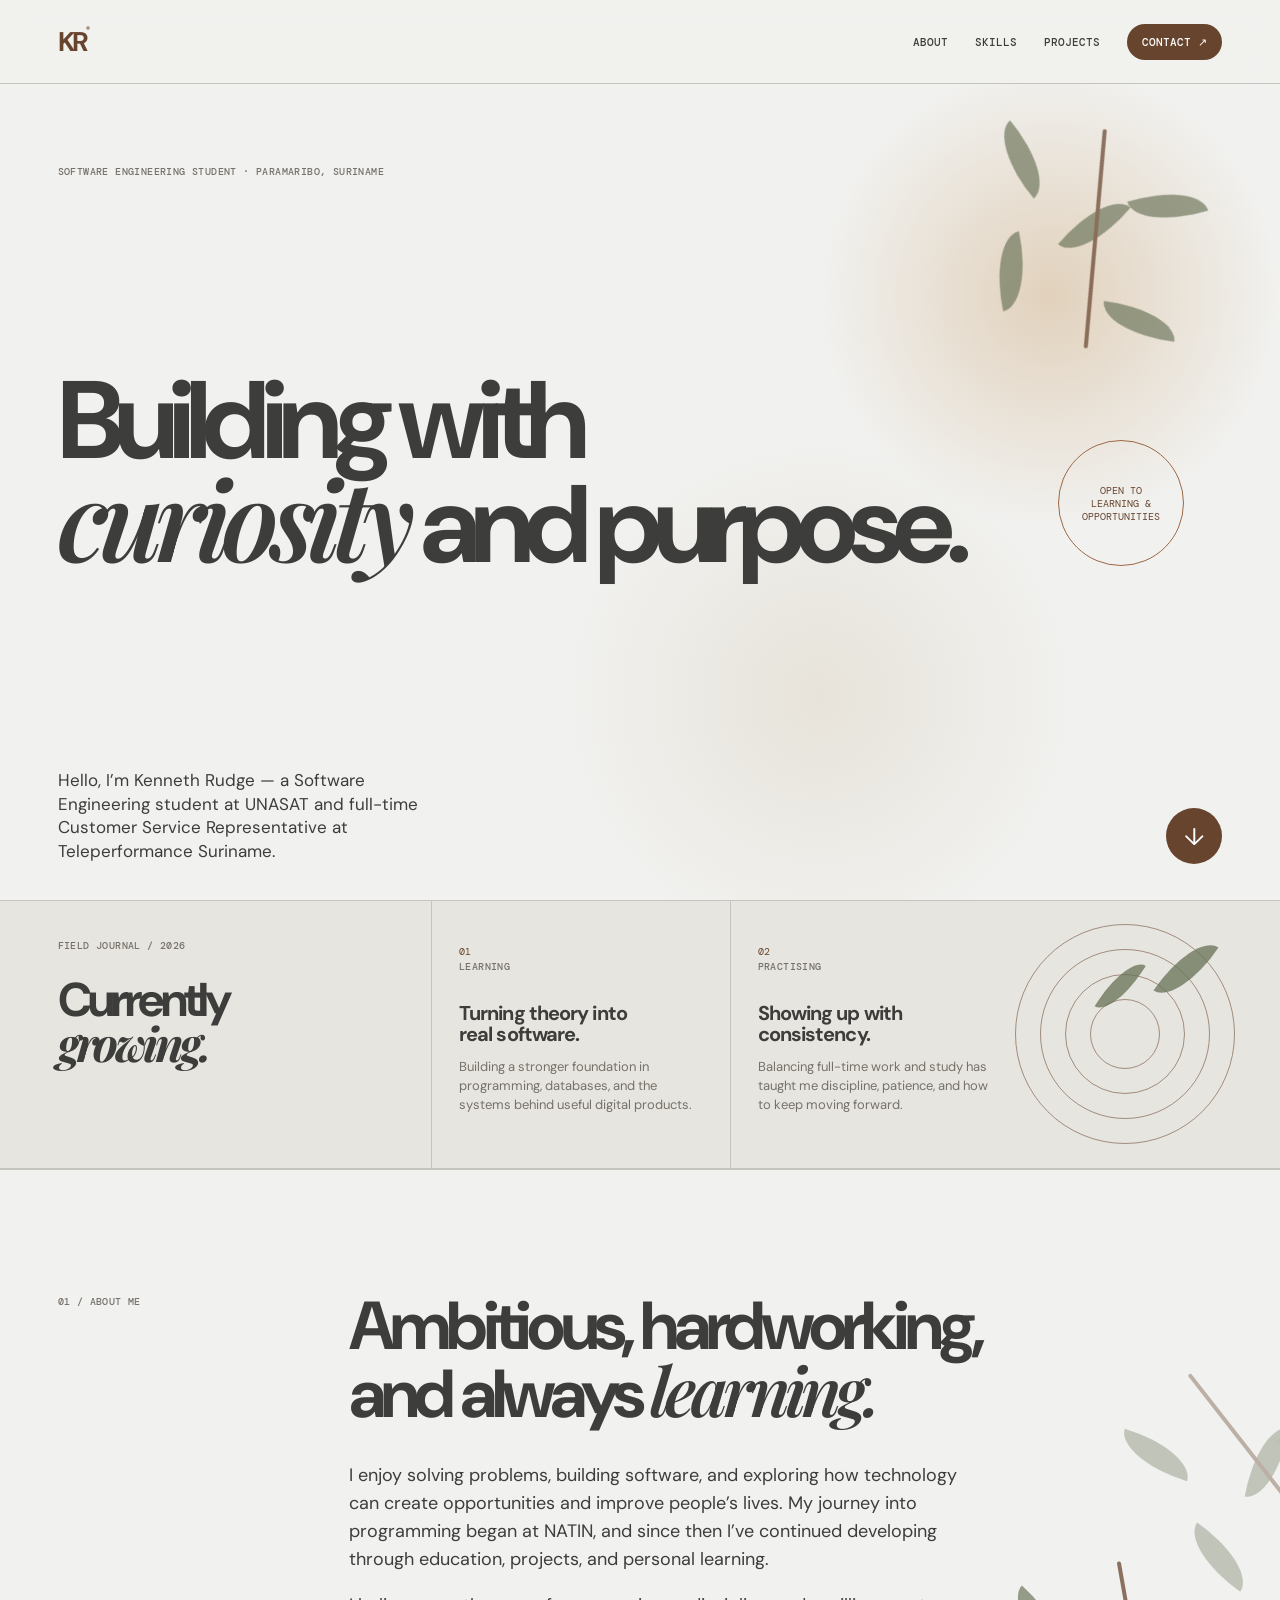
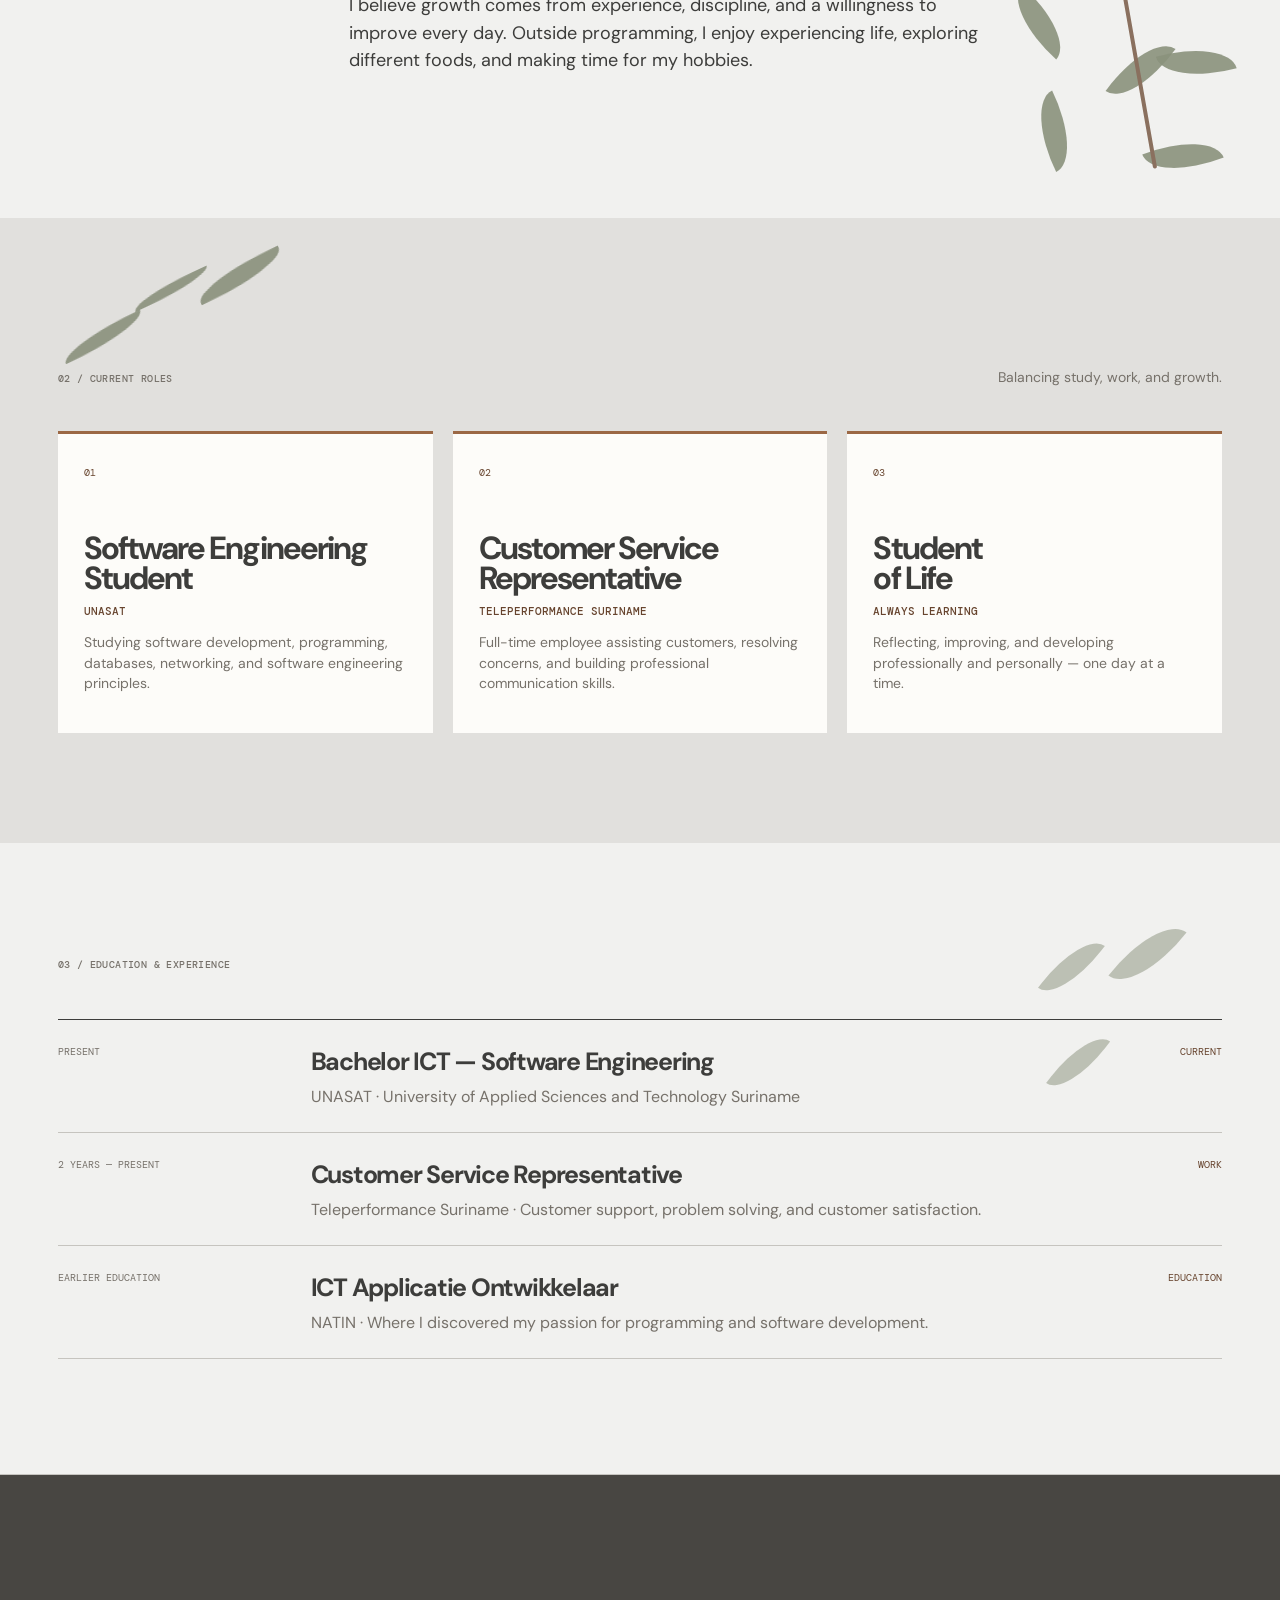
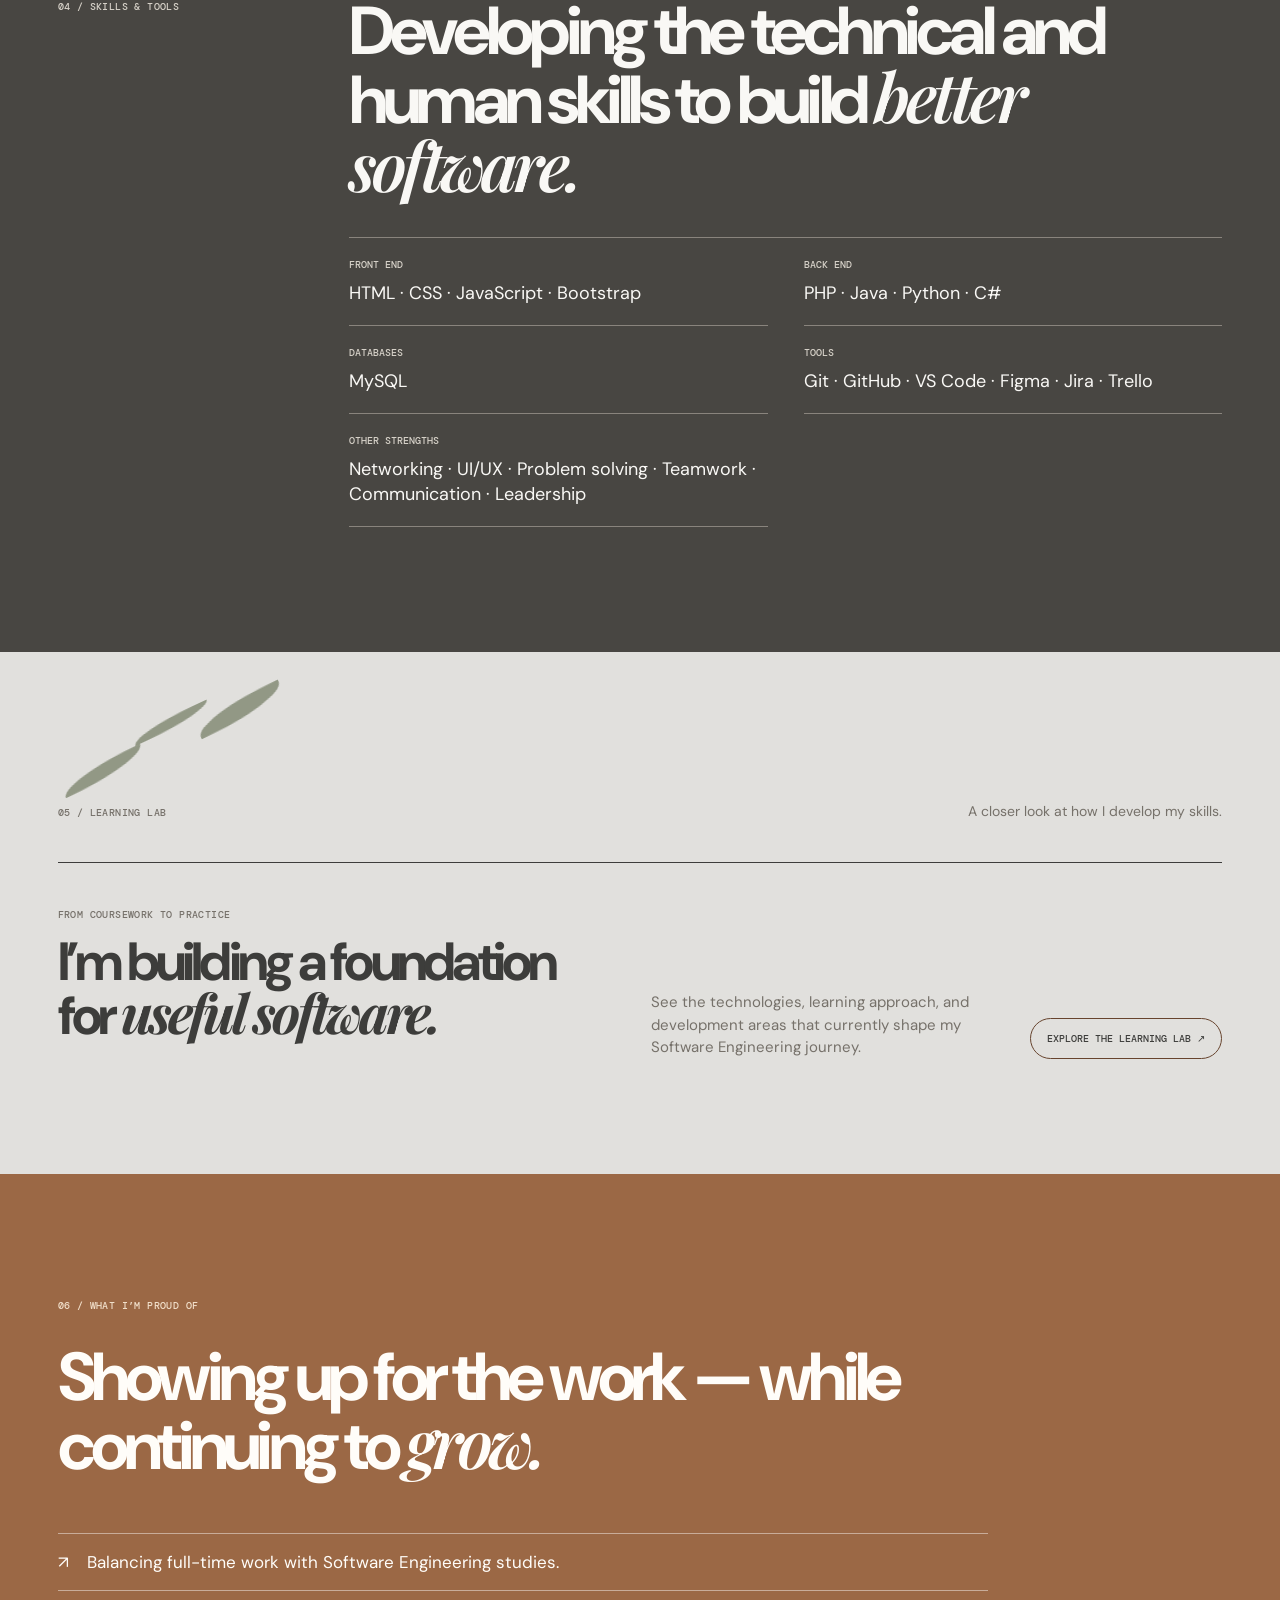
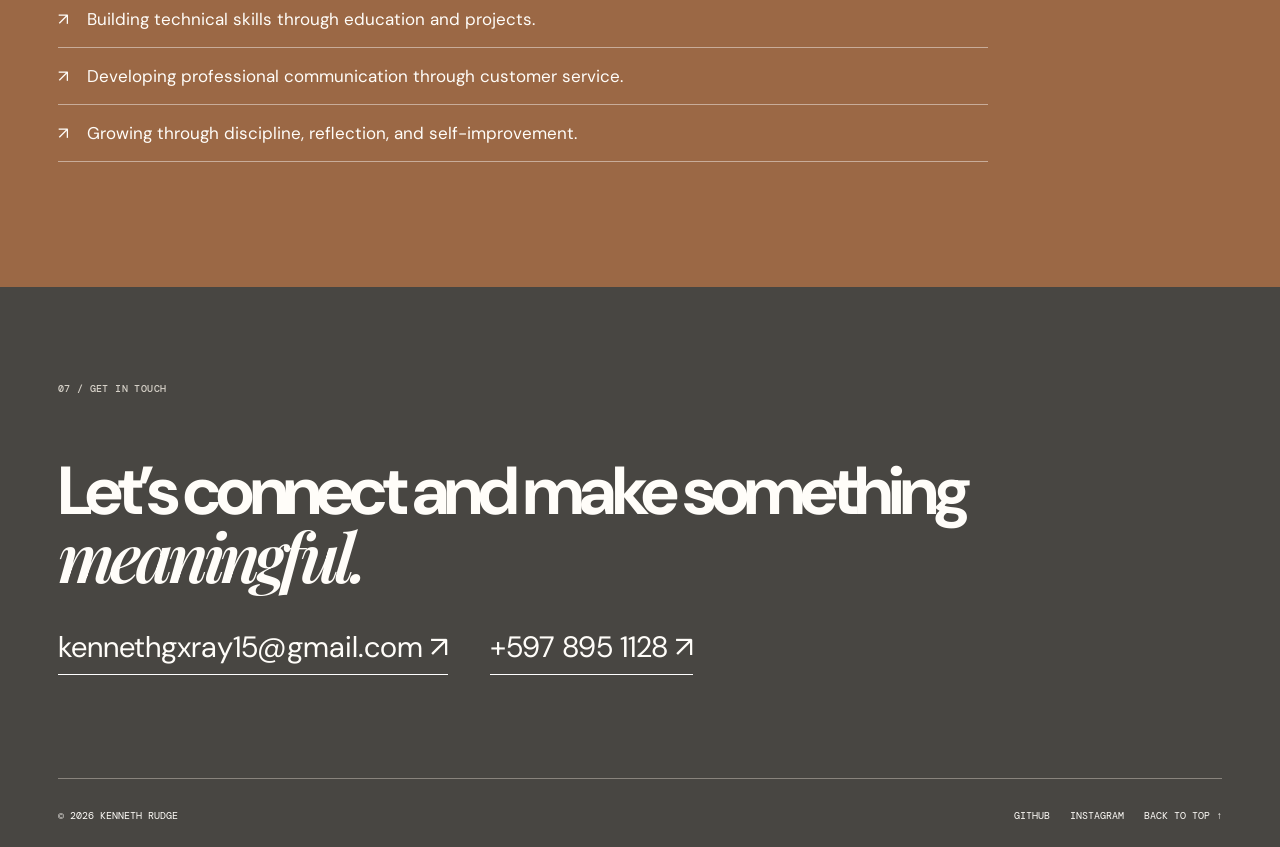
<file: index.html>
<!doctype html>
<html lang="en">
  <head>
    <meta charset="UTF-8" />
    <meta name="viewport" content="width=device-width, initial-scale=1.0" />
    <meta name="description" content="Kenneth Rudge — Software Engineering student and developer based in Paramaribo, Suriname." />
    <title>Kenneth Rudge — Software Engineering Student</title>
    <link rel="preconnect" href="https://fonts.googleapis.com" />
    <link rel="preconnect" href="https://fonts.gstatic.com" crossorigin />
    <link href="https://fonts.googleapis.com/css2?family=DM+Mono:wght@400;500&family=DM+Sans:opsz,wght@9..40,400;9..40,500;9..40,600;9..40,700&family=Playfair+Display:ital,wght@0,600;1,600&display=swap" rel="stylesheet" />
    <link rel="stylesheet" href="css/main.css" />
  </head>
  <body>
    <div class="plant plant-top" aria-hidden="true"><i></i><i></i><i></i><i></i><i></i></div>
    <div class="plant plant-side" aria-hidden="true"><i></i><i></i><i></i><i></i></div>
    <header class="site-header">
      <a class="wordmark" href="#top">KR<span>®</span></a>
      <button class="menu-button" aria-label="Open navigation" aria-expanded="false">Menu <span></span></button>
      <nav class="nav" aria-label="Main navigation">
        <a href="about.html">About</a><a href="skills.html">Skills</a><a href="work.html">Projects</a><a href="contact.html">Contact <span>↗</span></a>
      </nav>
    </header>

    <main id="top">
      <section class="hero">
        <p class="eyebrow reveal">Software Engineering Student · Paramaribo, Suriname</p>
        <div class="hero-heading"><h1 class="reveal">Building with<br /><em>curiosity</em> and purpose.</h1><div class="hero-stamp reveal">Open to<br />learning &<br />opportunities</div></div>
        <div class="hero-bottom reveal"><p>Hello, I’m Kenneth Rudge — a Software Engineering student at UNASAT and full-time Customer Service Representative at Teleperformance Suriname.</p><a class="round-link" href="about.html" aria-label="Discover more">↓</a></div>
      </section>

      <section class="field-journal" aria-label="Kenneth's current focus">
        <div class="journal-title"><p class="eyebrow">Field journal / 2026</p><h2>Currently<br /><em>growing.</em></h2></div>
        <div class="journal-entry"><span>01</span><div><p class="eyebrow">Learning</p><h3>Turning theory into real software.</h3><p>Building a stronger foundation in programming, databases, and the systems behind useful digital products.</p></div></div>
        <div class="journal-entry"><span>02</span><div><p class="eyebrow">Practising</p><h3>Showing up with consistency.</h3><p>Balancing full-time work and study has taught me discipline, patience, and how to keep moving forward.</p></div></div>
        <div class="growth-rings" aria-hidden="true"><i></i><i></i><i></i><i></i></div>
      </section>

      <section class="intro-grid" id="about">
        <p class="eyebrow">01 / About me</p>
        <div><h2>Ambitious, hardworking, and always <em>learning.</em></h2><p>I enjoy solving problems, building software, and exploring how technology can create opportunities and improve people’s lives. My journey into programming began at NATIN, and since then I’ve continued developing through education, projects, and personal learning.</p><p>I believe growth comes from experience, discipline, and a willingness to improve every day. Outside programming, I enjoy experiencing life, exploring different foods, and making time for my hobbies.</p></div><div class="plant plant-about" aria-hidden="true"><i></i><i></i><i></i><i></i><i></i></div>
      </section>

      <section class="roles">
        <div class="section-heading"><p class="eyebrow">02 / Current roles</p><p>Balancing study, work, and growth.</p></div>
        <div class="role-grid">
          <article><span>01</span><h3>Software Engineering<br />Student</h3><p class="role-place">UNASAT</p><p>Studying software development, programming, databases, networking, and software engineering principles.</p></article>
          <article><span>02</span><h3>Customer Service<br />Representative</h3><p class="role-place">Teleperformance Suriname</p><p>Full-time employee assisting customers, resolving concerns, and building professional communication skills.</p></article>
          <article><span>03</span><h3>Student<br />of Life</h3><p class="role-place">Always learning</p><p>Reflecting, improving, and developing professionally and personally — one day at a time.</p></article>
        </div>
      </section>

      <section class="timeline" id="education">
        <p class="eyebrow">03 / Education & experience</p>
        <div class="timeline-list">
          <article><p>Present</p><div><h3>Bachelor ICT — Software Engineering</h3><p>UNASAT · University of Applied Sciences and Technology Suriname</p></div><span>Current</span></article>
          <article><p>2 years — present</p><div><h3>Customer Service Representative</h3><p>Teleperformance Suriname · Customer support, problem solving, and customer satisfaction.</p></div><span>Work</span></article>
          <article><p>Earlier education</p><div><h3>ICT Applicatie Ontwikkelaar</h3><p>NATIN · Where I discovered my passion for programming and software development.</p></div><span>Education</span></article>
        </div>
      </section>

      <section class="skills" id="skills">
        <p class="eyebrow">04 / Skills & tools</p>
        <div class="skill-content"><h2>Developing the technical and human skills to build <em>better software.</em></h2><div class="skill-groups">
          <div><h3>Front end</h3><p>HTML · CSS · JavaScript · Bootstrap</p></div><div><h3>Back end</h3><p>PHP · Java · Python · C#</p></div><div><h3>Databases</h3><p>MySQL</p></div><div><h3>Tools</h3><p>Git · GitHub · VS Code · Figma · Jira · Trello</p></div><div><h3>Other strengths</h3><p>Networking · UI/UX · Problem solving · Teamwork · Communication · Leadership</p></div>
        </div></div>
      </section>

      <section class="projects" id="projects">
        <div class="section-heading"><p class="eyebrow">05 / Learning lab</p><p>A closer look at how I develop my skills.</p></div>
        <div class="home-lab"><div><p class="eyebrow">From coursework to practice</p><h2>I’m building a foundation for <em>useful software.</em></h2></div><p>See the technologies, learning approach, and development areas that currently shape my Software Engineering journey.</p><a href="work.html" class="lab-link">Explore the learning lab <span>↗</span></a></div>
      </section>

      <section class="achievement"><p class="eyebrow">06 / What I’m proud of</p><h2>Showing up for the work — while continuing to <em>grow.</em></h2><ul><li>Balancing full-time work with Software Engineering studies.</li><li>Building technical skills through education and projects.</li><li>Developing professional communication through customer service.</li><li>Growing through discipline, reflection, and self-improvement.</li></ul></section>

      <section class="contact" id="contact"><p class="eyebrow">07 / Get in touch</p><h2>Let’s connect and make something <em>meaningful.</em></h2><div class="contact-links"><a href="mailto:kennethgxray15@gmail.com">kennethgxray15@gmail.com <span>↗</span></a><a href="tel:+5978951128">+597 895 1128 <span>↗</span></a></div><div class="contact-footer"><p>© 2026 Kenneth Rudge</p><div><a href="https://github.com/kennethgxray" target="_blank" rel="noreferrer">GitHub</a><a href="https://www.instagram.com/kennethr._" target="_blank" rel="noreferrer">Instagram</a><a href="#top">Back to top ↑</a></div></div></section>
    </main>
    <script src="js/main.js"></script>
  </body>
</html>
</file>
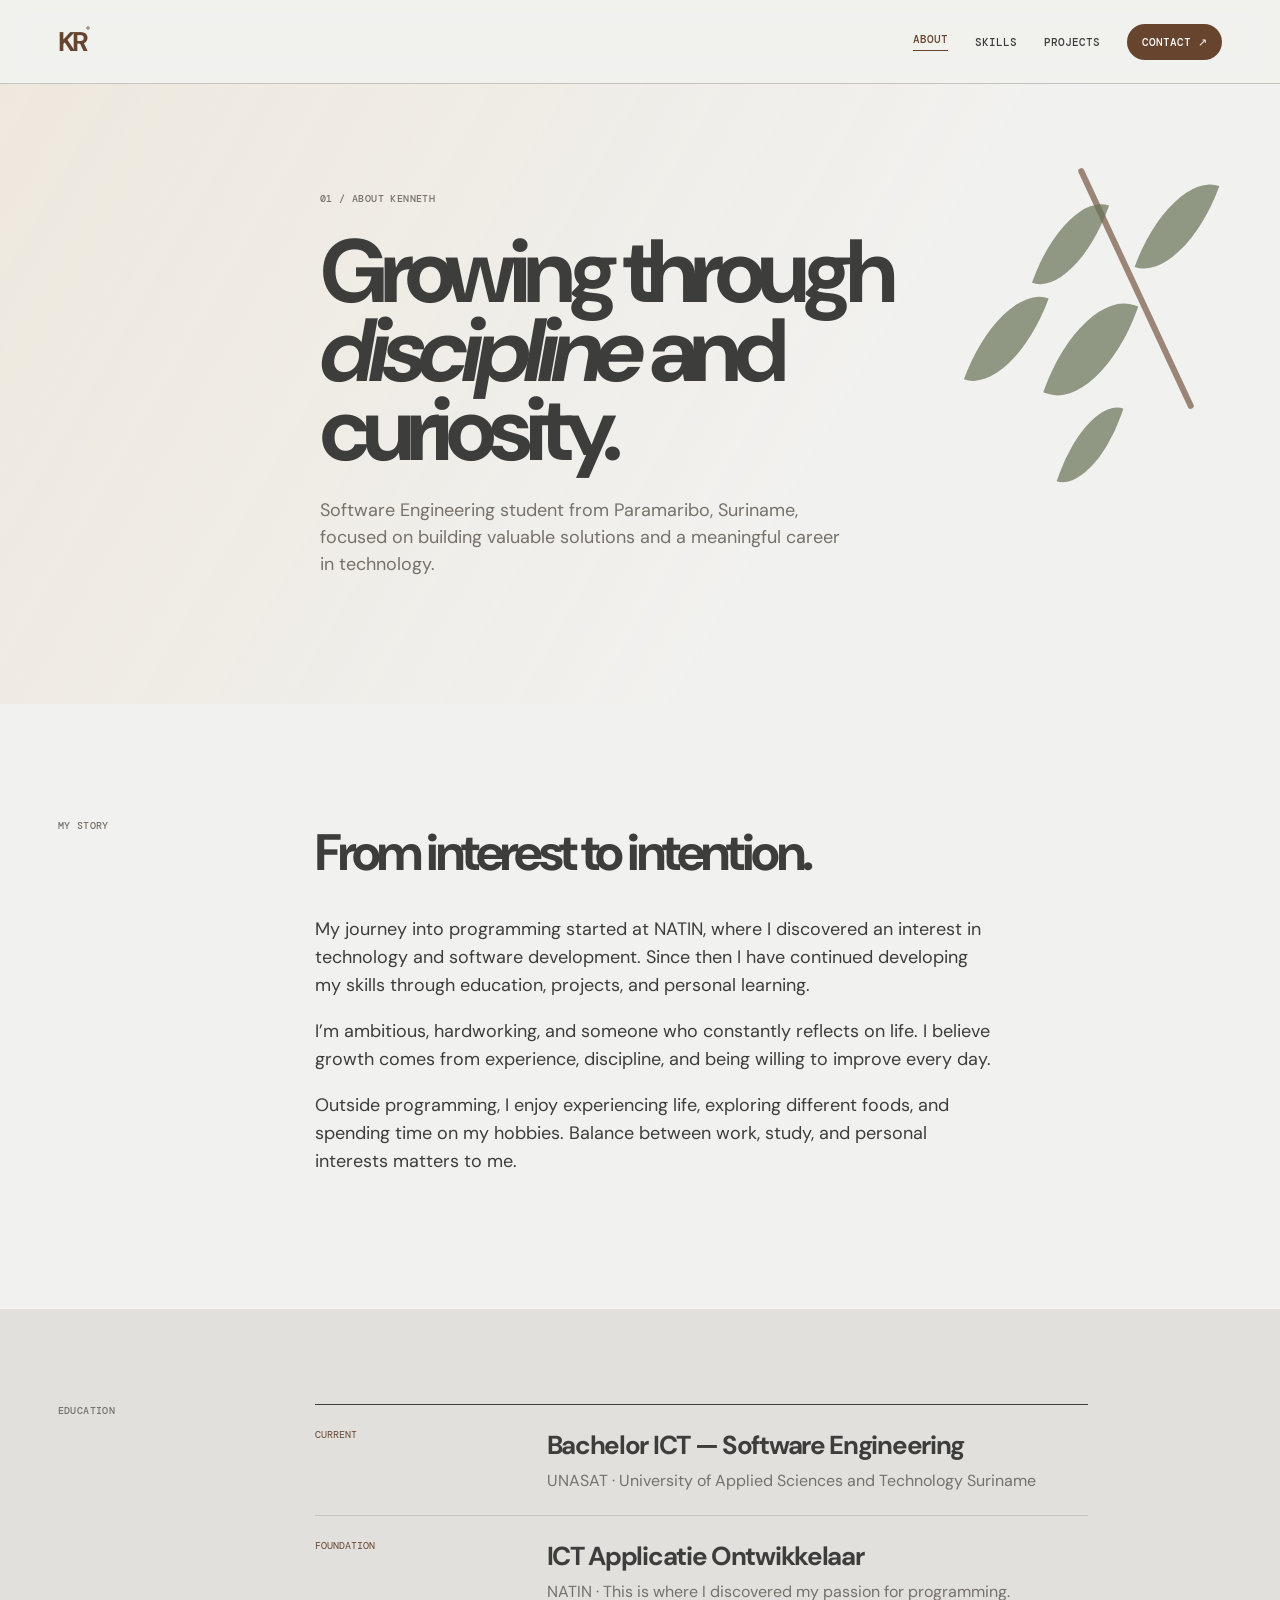
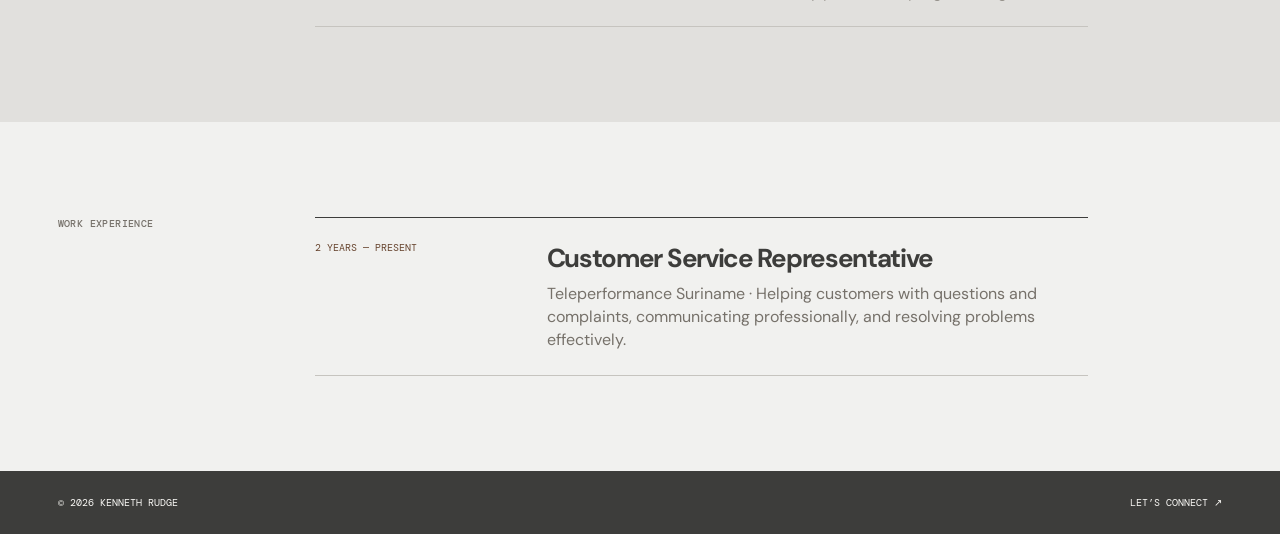
<file: about.html>
<!doctype html><html lang="en"><head><meta charset="UTF-8"><meta name="viewport" content="width=device-width,initial-scale=1.0"><meta name="description" content="About Kenneth Rudge, Software Engineering student."><title>About — Kenneth Rudge</title><link rel="preconnect" href="https://fonts.googleapis.com"><link rel="preconnect" href="https://fonts.gstatic.com" crossorigin><link href="https://fonts.googleapis.com/css2?family=DM+Mono:wght@400;500&family=DM+Sans:opsz,wght@9..40,400;9..40,500;9..40,600;9..40,700&family=Playfair+Display:ital,wght@0,600;1,600&display=swap" rel="stylesheet"><link rel="stylesheet" href="css/main.css"><link rel="stylesheet" href="css/about.css"></head><body><header class="site-header"><a class="wordmark" href="index.html">KR<span>®</span></a><button class="menu-button" aria-label="Open navigation" aria-expanded="false">Menu <span></span></button><nav class="nav" aria-label="Main navigation"><a class="active" href="about.html">About</a><a href="skills.html">Skills</a><a href="work.html">Projects</a><a href="contact.html">Contact <span>↗</span></a></nav></header><main><section class="page-hero"><p class="eyebrow">01 / About Kenneth</p><h1>Growing through <em>discipline</em> and curiosity.</h1><p>Software Engineering student from Paramaribo, Suriname, focused on building valuable solutions and a meaningful career in technology.</p></section><section class="page-grid"><div><p class="eyebrow">My story</p></div><div><h2>From interest to intention.</h2><p>My journey into programming started at NATIN, where I discovered an interest in technology and software development. Since then I have continued developing my skills through education, projects, and personal learning.</p><p>I’m ambitious, hardworking, and someone who constantly reflects on life. I believe growth comes from experience, discipline, and being willing to improve every day.</p><p>Outside programming, I enjoy experiencing life, exploring different foods, and spending time on my hobbies. Balance between work, study, and personal interests matters to me.</p></div></section><section class="page-section stone"><p class="eyebrow">Education</p><div class="detail-list"><article><span>Current</span><div><h3>Bachelor ICT — Software Engineering</h3><p>UNASAT · University of Applied Sciences and Technology Suriname</p></div></article><article><span>Foundation</span><div><h3>ICT Applicatie Ontwikkelaar</h3><p>NATIN · This is where I discovered my passion for programming.</p></div></article></div></section><section class="page-section"><p class="eyebrow">Work experience</p><div class="detail-list"><article><span>2 years — present</span><div><h3>Customer Service Representative</h3><p>Teleperformance Suriname · Helping customers with questions and complaints, communicating professionally, and resolving problems effectively.</p></div></article></div></section></main><footer class="mini-footer"><span>© 2026 Kenneth Rudge</span><a href="contact.html">Let’s connect ↗</a></footer><script src="js/main.js"></script></body></html>
</file>
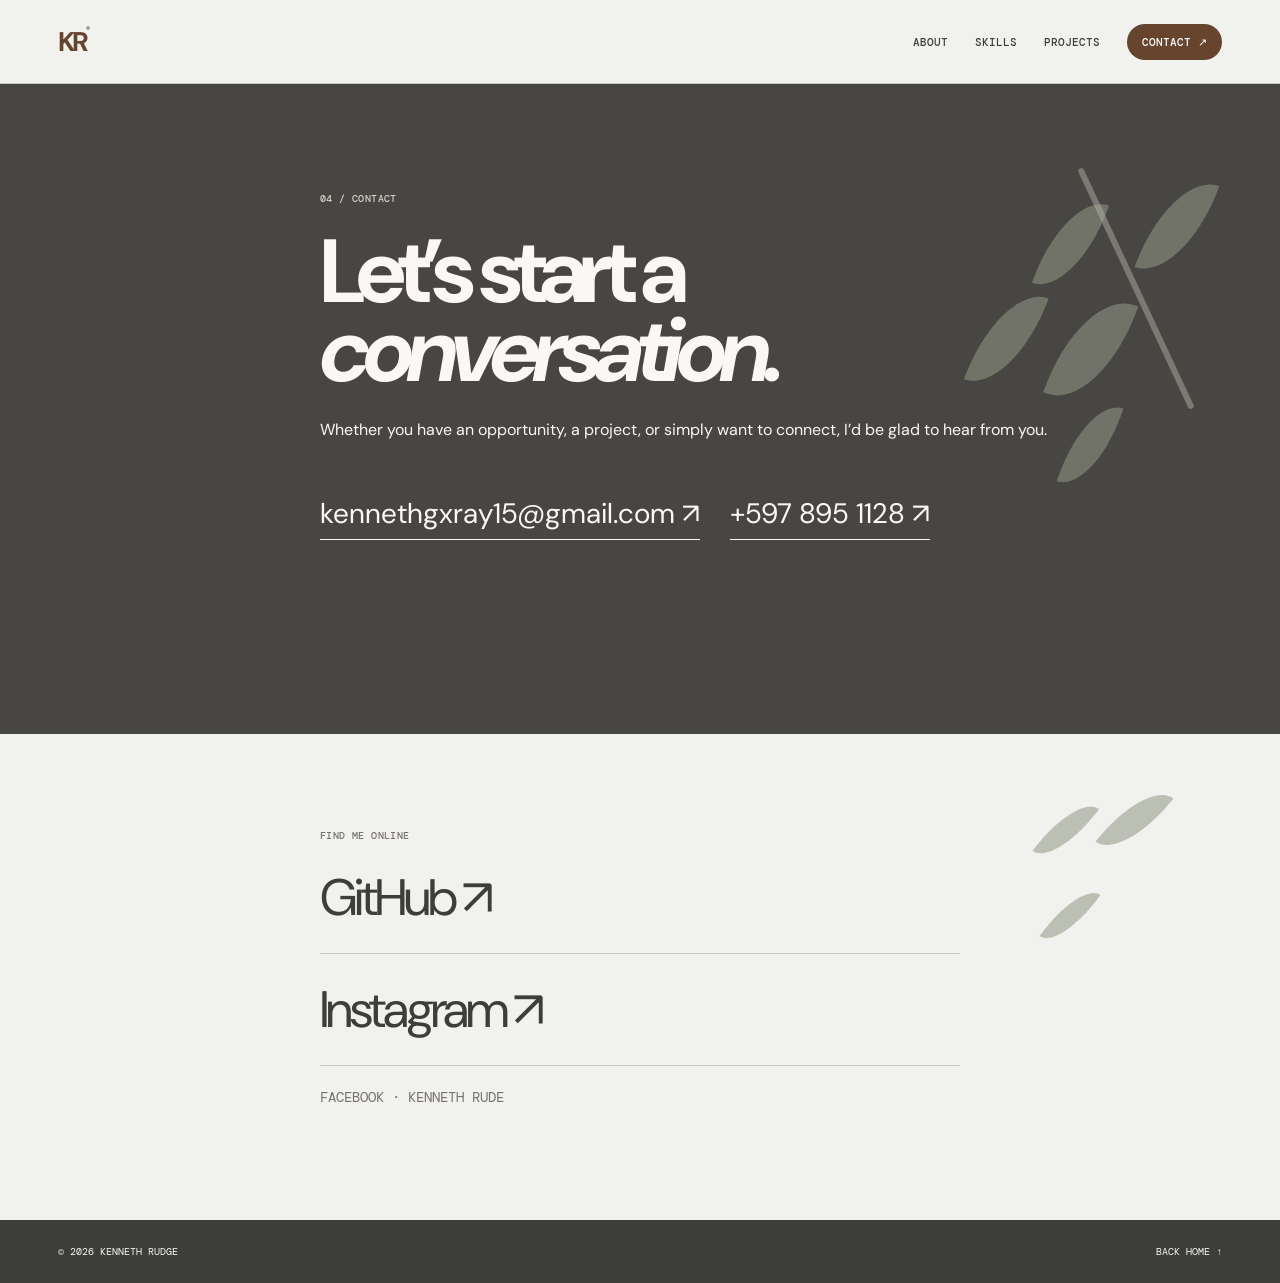
<file: contact.html>
<!doctype html><html lang="en"><head><meta charset="UTF-8"><meta name="viewport" content="width=device-width,initial-scale=1.0"><title>Contact — Kenneth Rudge</title><link rel="preconnect" href="https://fonts.googleapis.com"><link rel="preconnect" href="https://fonts.gstatic.com" crossorigin><link href="https://fonts.googleapis.com/css2?family=DM+Mono:wght@400;500&family=DM+Sans:opsz,wght@9..40,400;9..40,500;9..40,600;9..40,700&family=Playfair+Display:ital,wght@0,600;1,600&display=swap" rel="stylesheet"><link rel="stylesheet" href="css/main.css"><link rel="stylesheet" href="css/contact.css"></head><body><header class="site-header"><a class="wordmark" href="index.html">KR<span>®</span></a><button class="menu-button" aria-label="Open navigation" aria-expanded="false">Menu <span></span></button><nav class="nav" aria-label="Main navigation"><a href="about.html">About</a><a href="skills.html">Skills</a><a href="work.html">Projects</a><a class="active" href="contact.html">Contact <span>↗</span></a></nav></header><main><section class="page-hero contact-page"><p class="eyebrow">04 / Contact</p><h1>Let’s start a <em>conversation.</em></h1><p>Whether you have an opportunity, a project, or simply want to connect, I’d be glad to hear from you.</p><div class="contact-card"><a href="mailto:kennethgxray15@gmail.com">kennethgxray15@gmail.com <span>↗</span></a><a href="tel:+5978951128">+597 895 1128 <span>↗</span></a></div></section><section class="social-section"><p class="eyebrow">Find me online</p><a href="https://github.com/kennethgxray" target="_blank" rel="noreferrer">GitHub <span>↗</span></a><a href="https://www.instagram.com/kennethr._" target="_blank" rel="noreferrer">Instagram <span>↗</span></a><p>Facebook · Kenneth Rude</p></section></main><footer class="mini-footer"><span>© 2026 Kenneth Rudge</span><a href="index.html">Back home ↑</a></footer><script src="js/main.js"></script></body></html>
</file>
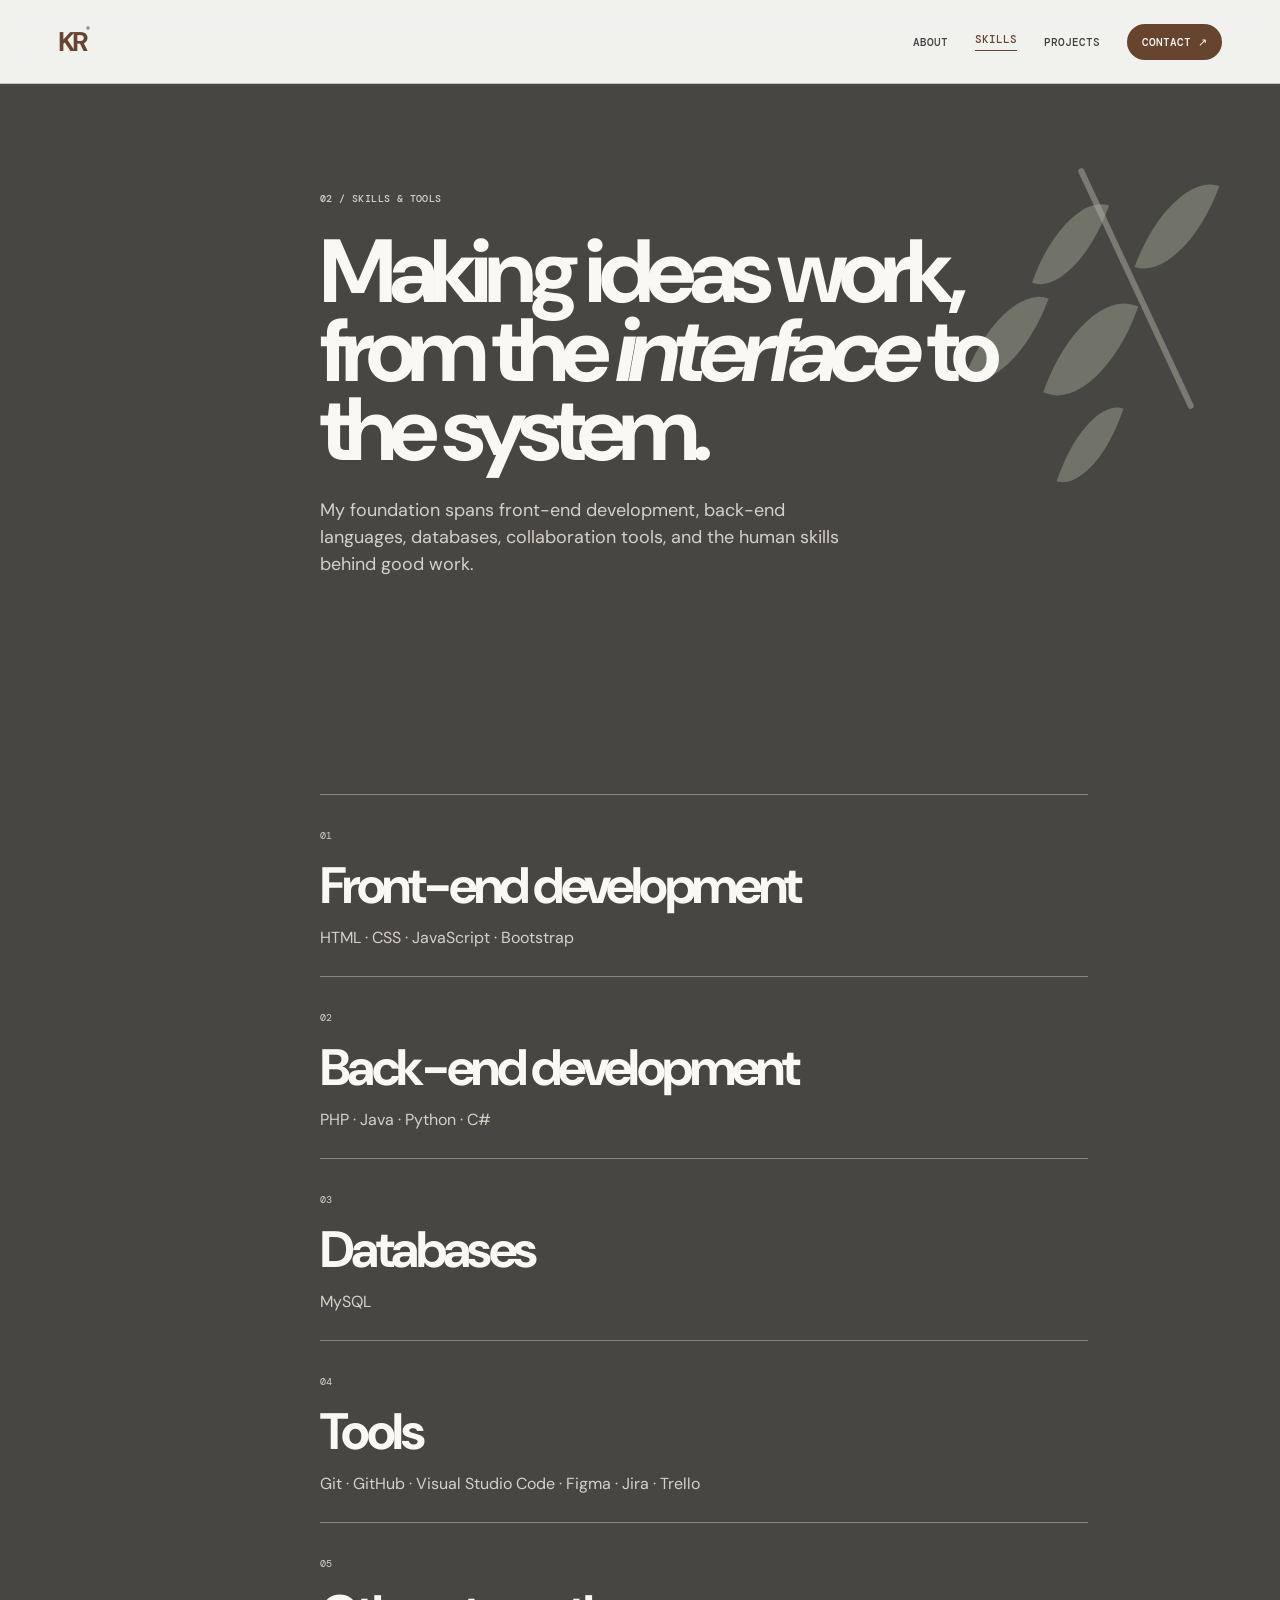
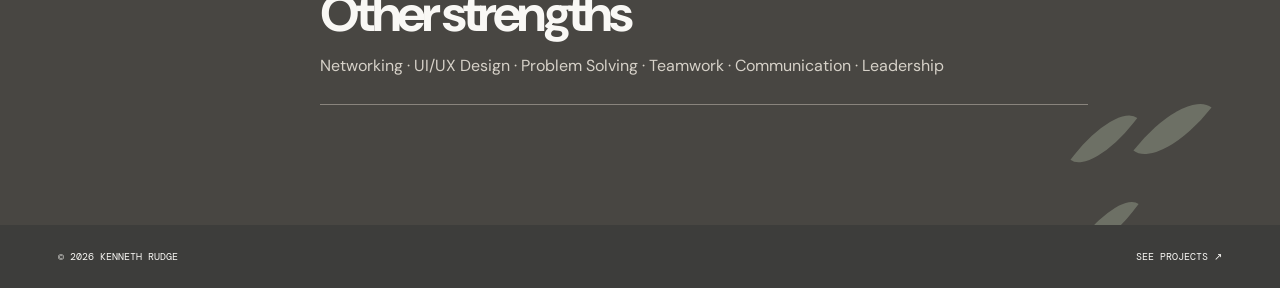
<file: skills.html>
<!doctype html><html lang="en"><head><meta charset="UTF-8"><meta name="viewport" content="width=device-width,initial-scale=1.0"><title>Skills — Kenneth Rudge</title><link rel="preconnect" href="https://fonts.googleapis.com"><link rel="preconnect" href="https://fonts.gstatic.com" crossorigin><link href="https://fonts.googleapis.com/css2?family=DM+Mono:wght@400;500&family=DM+Sans:opsz,wght@9..40,400;9..40,500;9..40,600;9..40,700&family=Playfair+Display:ital,wght@0,600;1,600&display=swap" rel="stylesheet"><link rel="stylesheet" href="css/main.css"><link rel="stylesheet" href="css/skills.css"></head><body><header class="site-header"><a class="wordmark" href="index.html">KR<span>®</span></a><button class="menu-button" aria-label="Open navigation" aria-expanded="false">Menu <span></span></button><nav class="nav" aria-label="Main navigation"><a href="about.html">About</a><a class="active" href="skills.html">Skills</a><a href="work.html">Projects</a><a href="contact.html">Contact <span>↗</span></a></nav></header><main><section class="page-hero dark"><p class="eyebrow">02 / Skills & tools</p><h1>Making ideas work, from the <em>interface</em> to the system.</h1><p>My foundation spans front-end development, back-end languages, databases, collaboration tools, and the human skills behind good work.</p></section><section class="skill-page"><article><span>01</span><h2>Front-end development</h2><p>HTML · CSS · JavaScript · Bootstrap</p></article><article><span>02</span><h2>Back-end development</h2><p>PHP · Java · Python · C#</p></article><article><span>03</span><h2>Databases</h2><p>MySQL</p></article><article><span>04</span><h2>Tools</h2><p>Git · GitHub · Visual Studio Code · Figma · Jira · Trello</p></article><article><span>05</span><h2>Other strengths</h2><p>Networking · UI/UX Design · Problem Solving · Teamwork · Communication · Leadership</p></article></section></main><footer class="mini-footer"><span>© 2026 Kenneth Rudge</span><a href="work.html">See projects ↗</a></footer><script src="js/main.js"></script></body></html>
</file>
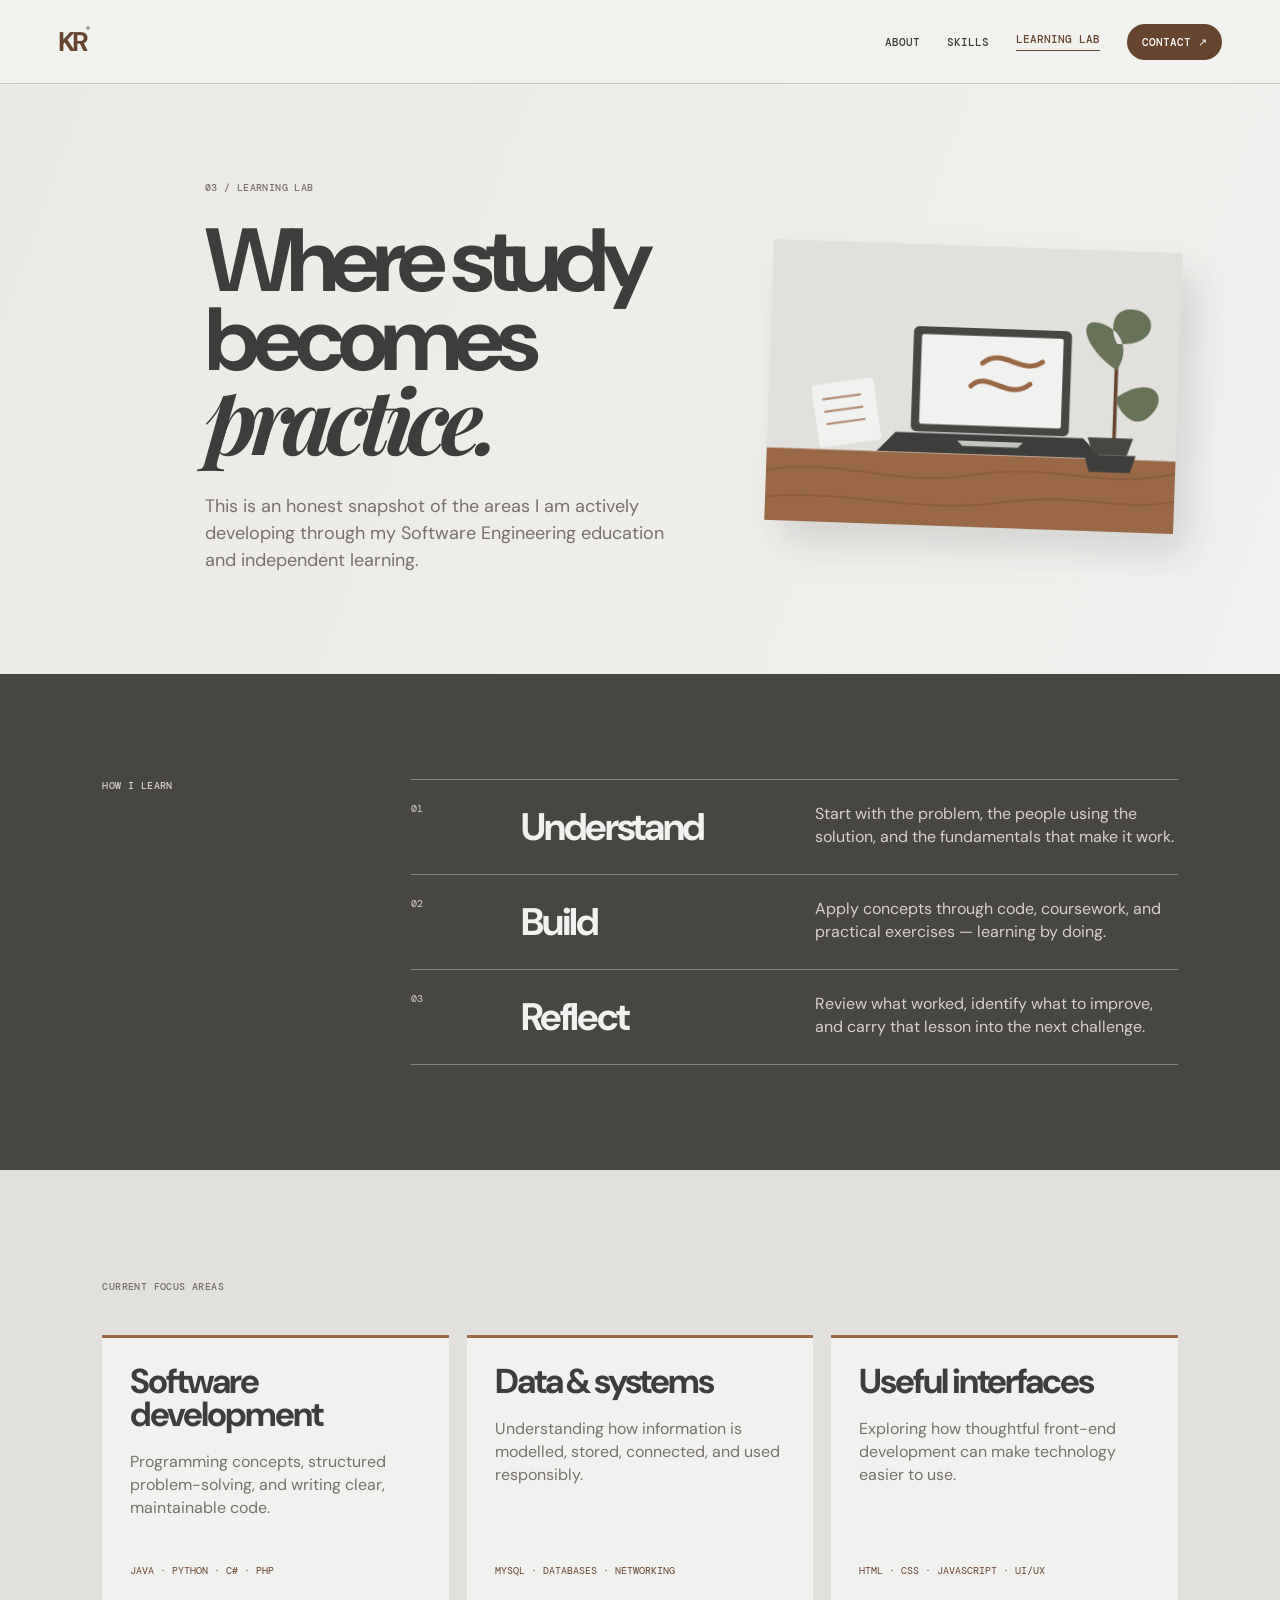
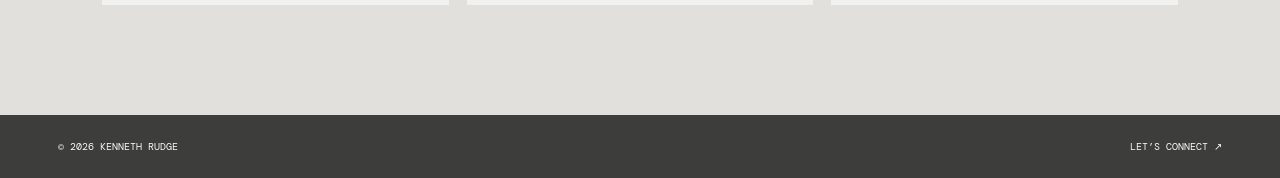
<file: work.html>
<!doctype html>
<html lang="en"><head><meta charset="UTF-8"><meta name="viewport" content="width=device-width,initial-scale=1.0"><meta name="description" content="Kenneth Rudge's software engineering learning lab."><title>Learning Lab — Kenneth Rudge</title><link rel="preconnect" href="https://fonts.googleapis.com"><link rel="preconnect" href="https://fonts.gstatic.com" crossorigin><link href="https://fonts.googleapis.com/css2?family=DM+Mono:wght@400;500&family=DM+Sans:opsz,wght@9..40,400;9..40,500;9..40,600;9..40,700&family=Playfair+Display:ital,wght@0,600;1,600&display=swap" rel="stylesheet"><link rel="stylesheet" href="css/main.css"><link rel="stylesheet" href="css/work.css"></head>
<body><header class="site-header"><a class="wordmark" href="index.html">KR<span>®</span></a><button class="menu-button" aria-label="Open navigation" aria-expanded="false">Menu <span></span></button><nav class="nav" aria-label="Main navigation"><a href="about.html">About</a><a href="skills.html">Skills</a><a class="active" href="work.html">Learning lab</a><a href="contact.html">Contact <span>↗</span></a></nav></header>
<main><section class="lab-hero"><div><p class="eyebrow">03 / Learning lab</p><h1>Where study becomes <em>practice.</em></h1><p>This is an honest snapshot of the areas I am actively developing through my Software Engineering education and independent learning.</p></div><img src="img/learning-lab.svg" alt="Illustration of a laptop, notebook, and growing plant on a wooden desk"></section>
<section class="lab-method"><p class="eyebrow">How I learn</p><div><article><span>01</span><h2>Understand</h2><p>Start with the problem, the people using the solution, and the fundamentals that make it work.</p></article><article><span>02</span><h2>Build</h2><p>Apply concepts through code, coursework, and practical exercises — learning by doing.</p></article><article><span>03</span><h2>Reflect</h2><p>Review what worked, identify what to improve, and carry that lesson into the next challenge.</p></article></div></section>
<section class="lab-focus"><p class="eyebrow">Current focus areas</p><div class="focus-grid"><article><h2>Software development</h2><p>Programming concepts, structured problem-solving, and writing clear, maintainable code.</p><span>Java · Python · C# · PHP</span></article><article><h2>Data & systems</h2><p>Understanding how information is modelled, stored, connected, and used responsibly.</p><span>MySQL · Databases · Networking</span></article><article><h2>Useful interfaces</h2><p>Exploring how thoughtful front-end development can make technology easier to use.</p><span>HTML · CSS · JavaScript · UI/UX</span></article></div></section></main>
<footer class="mini-footer"><span>© 2026 Kenneth Rudge</span><a href="contact.html">Let’s connect ↗</a></footer><script src="js/main.js"></script></body></html>
</file>
<file: css/main.css>
:root{--ink:#393836;--wood:#9b6845;--wood-dark:#67442e;--soft:#ebe9e5;--paper:#f9f8f5;--line:#cbc8c1;--leaf:#687256}*{box-sizing:border-box}html{scroll-behavior:smooth}body{margin:0;background:var(--paper);color:var(--ink);font-family:"DM Sans",sans-serif;overflow-x:hidden}a{color:inherit;text-decoration:none}.site-header{height:84px;display:flex;align-items:center;justify-content:space-between;padding:0 4.5vw;border-bottom:1px solid var(--line);background:rgba(249,248,245,.94);position:sticky;top:0;z-index:5;backdrop-filter:blur(12px)}.wordmark{font-weight:700;font-size:27px;letter-spacing:-.1em;color:var(--wood-dark)}.wordmark span{font-size:8px;vertical-align:top;letter-spacing:0}.nav{display:flex;align-items:center;gap:27px;font:500 11px "DM Mono",monospace;text-transform:uppercase}.nav a:last-child{padding:11px 15px;background:var(--wood-dark);color:white;border-radius:25px}.menu-button{display:none;border:0;background:none;font:500 11px "DM Mono",monospace;text-transform:uppercase}.hero{min-height:calc(100vh - 84px);padding:9vh 4.5vw 4vh;display:flex;flex-direction:column;justify-content:space-between;background:radial-gradient(circle at 82% 26%,#e1d1bc 0,transparent 19%),radial-gradient(circle at 64% 75%,#e7e3da 0,transparent 25%);position:relative}.eyebrow{font:500 10px "DM Mono",monospace;text-transform:uppercase;letter-spacing:.04em;margin:0;color:#76716a}.hero-heading{display:flex;justify-content:space-between;align-items:end}.hero h1{font-size:clamp(4rem,8.6vw,9rem);line-height:.88;letter-spacing:-.08em;margin:0;max-width:1050px}.hero em,.intro-grid em,.skills em,.achievement em,.contact em{font-family:"Playfair Display",serif;font-weight:600}.hero-stamp{width:126px;height:126px;border:1px solid var(--wood);border-radius:50%;display:grid;place-content:center;text-align:center;font:10px/1.3 "DM Mono",monospace;text-transform:uppercase;color:var(--wood-dark);transform:rotate(11deg);margin:0 3vw 8px}.hero-bottom{display:flex;justify-content:space-between;align-items:end}.hero-bottom p{font-size:17px;line-height:1.4;max-width:385px;margin:0}.round-link{display:grid;place-items:center;width:56px;height:56px;border-radius:50%;background:var(--wood-dark);color:white;font-size:24px}.intro-grid,.skills{display:grid;grid-template-columns:25% 1fr;padding:125px 4.5vw;border-top:1px solid var(--line);position:relative}.intro-grid>div{max-width:740px}.intro-grid h2,.skills h2,.achievement h2,.contact h2{font-size:clamp(2.8rem,5.3vw,5.8rem);line-height:.94;letter-spacing:-.07em;margin:0 0 35px}.intro-grid p:not(.eyebrow){font-size:18px;line-height:1.55;max-width:630px}.section-heading{display:flex;justify-content:space-between;align-items:baseline}.section-heading>p:last-child{font-size:14px;color:#76716a;margin:0}.roles,.projects{padding:110px 4.5vw;background:var(--soft)}.role-grid{display:grid;grid-template-columns:repeat(3,1fr);gap:20px;margin-top:45px}.role-grid article{background:#fdfcf9;padding:26px;min-height:300px;border-top:3px solid var(--wood)}.role-grid span,.project-number{font:10px "DM Mono",monospace;color:var(--wood-dark)}.role-grid h3{font-size:clamp(1.5rem,2.5vw,2.4rem);letter-spacing:-.06em;line-height:.94;margin:52px 0 10px}.role-place{font:500 11px "DM Mono",monospace;text-transform:uppercase;color:var(--wood-dark)}.role-grid article>p:last-child{font-size:14px;line-height:1.45;color:#76716a}.timeline{padding:115px 4.5vw}.timeline-list{margin-top:48px;border-top:1px solid var(--ink)}.timeline-list article{display:grid;grid-template-columns:20% 1fr auto;gap:20px;padding:25px 0;border-bottom:1px solid var(--line)}.timeline-list article>p,.timeline-list span{margin:0;font:10px "DM Mono",monospace;text-transform:uppercase;color:#76716a}.timeline-list h3{margin:0 0 8px;font-size:25px;letter-spacing:-.05em}.timeline-list div p{margin:0;color:#76716a}.timeline-list span{color:var(--wood-dark)}.skills{background:#484642;color:#f9f8f5}.skills .eyebrow{color:#d6d1c8}.skill-content{max-width:900px}.skill-groups{display:grid;grid-template-columns:1fr 1fr;gap:0 36px;border-top:1px solid #89847d}.skill-groups div{padding:20px 0;border-bottom:1px solid #89847d}.skill-groups h3{font:500 10px "DM Mono",monospace;text-transform:uppercase;color:#d6d1c8;margin:0 0 10px}.skill-groups p{margin:0;font-size:18px;line-height:1.35}.project-list{margin-top:45px;border-top:1px solid var(--ink)}.project-card{display:grid;grid-template-columns:9% 1fr auto;gap:15px;padding:27px 0;border-bottom:1px solid var(--line);align-items:start}.project-card h3{font-size:clamp(1.7rem,3vw,3rem);letter-spacing:-.065em;margin:8px 0}.project-card div p:last-child{margin:0;max-width:530px;line-height:1.4;color:#76716a}.project-card>span{font:10px "DM Mono",monospace;text-transform:uppercase;color:var(--wood-dark);padding-top:6px}.achievement{padding:125px 4.5vw;background:var(--wood);color:#fffdf9}.achievement h2{max-width:900px;margin:34px 0 55px}.achievement .eyebrow{color:#f1dfca}.achievement ul{margin:0;padding:0;list-style:none;max-width:930px;border-top:1px solid rgba(255,255,255,.45)}.achievement li{padding:17px 0;border-bottom:1px solid rgba(255,255,255,.45);font-size:17px}.achievement li:before{content:"↗";padding-right:18px}.contact{padding:95px 4.5vw 25px;background:#484642;color:#fffdf9;min-height:560px;display:flex;flex-direction:column}.contact .eyebrow{color:#d6d1c8}.contact h2{margin-top:65px;max-width:930px}.contact-links{display:flex;flex-wrap:wrap;gap:18px 42px}.contact-links a{font-size:clamp(1.1rem,2.3vw,2.3rem);border-bottom:1px solid white;padding-bottom:8px}.contact-footer{display:flex;justify-content:space-between;gap:20px;margin-top:auto;padding-top:30px;border-top:1px solid #89847d;font:10px "DM Mono",monospace;text-transform:uppercase}.contact-footer p{margin:0}.contact-footer div{display:flex;gap:20px}.plant{pointer-events:none;position:absolute;z-index:1}.plant i{position:absolute;width:32px;height:75px;background:var(--leaf);border-radius:100% 0 100% 0;transform-origin:bottom center;opacity:.9}.plant-top{right:6vw;top:125px;width:210px;height:230px;transform:rotate(25deg);opacity:.72}.plant-top:after,.plant-side:after,.plant-about:after{content:"";position:absolute;background:var(--wood-dark);width:4px;height:220px;left:100px;top:5px;transform:rotate(-20deg);border-radius:4px}.plant-top i:nth-child(1){left:20px;top:15px;transform:rotate(-65deg)}.plant-top i:nth-child(2){left:70px;top:65px;transform:rotate(15deg)}.plant-top i:nth-child(3){left:110px;top:5px;transform:rotate(48deg)}.plant-top i:nth-child(4){left:125px;top:108px;transform:rotate(72deg)}.plant-top i:nth-child(5){left:46px;top:135px;transform:rotate(-37deg)}.plant-side{right:-48px;top:1350px;width:170px;height:230px;transform:rotate(-18deg);opacity:.38}.plant-side:after{height:235px}.plant-side i:nth-child(1){left:20px;top:25px;transform:rotate(-55deg)}.plant-side i:nth-child(2){left:75px;top:78px;transform:rotate(28deg)}.plant-side i:nth-child(3){left:115px;top:42px;transform:rotate(60deg)}.plant-side i:nth-child(4){left:40px;top:150px;transform:rotate(-37deg)}.plant-about{right:5vw;bottom:55px;width:180px;height:210px;opacity:.75;transform:rotate(10deg)}.plant-about:after{height:210px}.plant-about i:nth-child(1){left:14px;top:30px;transform:rotate(-58deg)}.plant-about i:nth-child(2){left:74px;top:73px;transform:rotate(26deg)}.plant-about i:nth-child(3){left:110px;top:38px;transform:rotate(65deg)}.plant-about i:nth-child(4){left:38px;top:145px;transform:rotate(-36deg)}.plant-about i:nth-child(5){left:115px;top:136px;transform:rotate(59deg)}.reveal{animation:rise .8s both}@keyframes rise{from{opacity:0;transform:translateY(18px)}to{opacity:1;transform:translateY(0)}}
@media(max-width:700px){.site-header{height:70px;padding:0 22px}.nav{display:none;position:absolute;top:70px;left:0;right:0;padding:20px 22px;flex-direction:column;align-items:flex-start;background:var(--paper);border-bottom:1px solid var(--line)}.nav.open{display:flex}.menu-button{display:block}.hero{min-height:calc(100vh - 70px);padding:55px 22px 25px}.hero h1{font-size:clamp(3.5rem,15vw,5rem)}.hero-stamp{display:none}.hero-bottom p{font-size:15px;max-width:250px}.intro-grid,.skills{display:block;padding:75px 22px}.intro-grid>div,.skill-content{margin-top:35px}.intro-grid h2,.skills h2,.achievement h2,.contact h2{font-size:clamp(2.8rem,13vw,4.3rem)}.intro-grid p:not(.eyebrow){font-size:16px}.roles,.projects,.timeline,.achievement{padding:75px 22px}.section-heading{gap:18px}.section-heading>p:last-child{text-align:right;font-size:12px}.role-grid{grid-template-columns:1fr;margin-top:30px}.role-grid article{min-height:250px}.timeline-list{margin-top:32px}.timeline-list article{grid-template-columns:1fr;gap:8px}.timeline-list h3{font-size:22px}.skill-groups{grid-template-columns:1fr}.project-list{margin-top:30px}.project-card{grid-template-columns:34px 1fr}.project-card>span{grid-column:2}.project-card h3{font-size:26px}.achievement li{font-size:15px}.contact{padding:75px 22px 22px}.contact h2{margin-top:55px}.contact-links{display:block}.contact-links a{display:inline-block;margin:0 0 20px}.contact-footer{flex-wrap:wrap}.contact-footer div{width:100%;order:3;flex-wrap:wrap}}

.nav a.active:not(:last-child){color:var(--wood-dark);border-bottom:1px solid var(--wood-dark);padding-bottom:4px}.page-hero{padding:12vh 17vw 12vh 25%;min-height:510px;background:linear-gradient(120deg,#eee8de,transparent 65%),var(--paper);position:relative}.page-hero:after{content:"";position:absolute;width:210px;height:210px;border-radius:50%;background:var(--wood);opacity:.14;right:8vw;bottom:8vh}.page-hero h1{margin:28px 0;max-width:850px;font-size:clamp(3.5rem,7vw,7.5rem);letter-spacing:-.08em;line-height:.88}.page-hero>p:last-child{max-width:530px;font-size:18px;line-height:1.5;color:#76716a}.page-grid{display:grid;grid-template-columns:25% 1fr;padding:115px 15vw 115px 4.5vw}.page-grid>div:last-child{max-width:680px}.page-grid h2{font-size:clamp(2.5rem,4vw,4.3rem);letter-spacing:-.07em;margin:0 0 30px}.page-grid p:not(.eyebrow){font-size:18px;line-height:1.55}.page-section{padding:95px 15vw 95px 4.5vw;display:grid;grid-template-columns:25% 1fr}.page-section.stone{background:var(--soft)}.detail-list{border-top:1px solid var(--ink)}.detail-list article{display:grid;grid-template-columns:28% 1fr;padding:23px 0;border-bottom:1px solid var(--line);gap:15px}.detail-list span{font:10px "DM Mono",monospace;text-transform:uppercase;color:var(--wood-dark)}.detail-list h3{font-size:26px;letter-spacing:-.05em;margin:0 0 7px}.detail-list p{margin:0;line-height:1.45;color:#76716a}.mini-footer{padding:25px 4.5vw;display:flex;justify-content:space-between;background:var(--ink);color:#f9f8f5;font:10px "DM Mono",monospace;text-transform:uppercase}.skill-page{padding:90px 15vw 120px 25%;background:#484642;color:#f9f8f5}.page-hero.dark{background:#484642;color:#f9f8f5}.page-hero.dark .eyebrow,.page-hero.dark>p:last-child{color:#d6d1c8}.skill-page article{padding:28px 0;border-top:1px solid #89847d}.skill-page article:last-child{border-bottom:1px solid #89847d}.skill-page span{font:10px "DM Mono",monospace;color:#d6d1c8}.skill-page h2{font-size:clamp(2rem,4vw,4rem);letter-spacing:-.07em;margin:8px 0}.skill-page p{margin:0;font-size:16px;color:#d6d1c8}.project-wall{padding:0 4.5vw 110px;display:grid;grid-template-columns:1fr 1fr;gap:20px;background:var(--soft)}.project-wall article{min-height:330px;padding:32px;background:#fdfcf9;border-top:3px solid var(--wood);display:flex;flex-direction:column}.project-wall span{font:10px "DM Mono",monospace;color:var(--wood-dark);text-transform:uppercase}.project-wall h2{margin:auto 0 15px;font-size:clamp(2rem,4vw,4rem);line-height:.9;letter-spacing:-.07em}.project-wall p{margin:0;color:#76716a;max-width:340px;line-height:1.4}.contact-page{min-height:650px;background:#484642;color:#f9f8f5}.contact-page .eyebrow,.contact-page>p:last-child{color:#d6d1c8}.contact-card{display:flex;gap:30px;flex-wrap:wrap;margin-top:55px}.contact-card a{font-size:clamp(1.2rem,2.2vw,2.3rem);border-bottom:1px solid #f9f8f5;padding-bottom:7px}.social-section{padding:95px 25% 100px}.social-section>a{display:block;padding:22px 0;border-bottom:1px solid var(--line);font-size:clamp(2rem,4vw,4rem);letter-spacing:-.06em}.social-section>p:last-child{font:14px "DM Mono",monospace;color:#76716a;text-transform:uppercase;margin-top:22px}
@media(max-width:700px){.page-hero{padding:75px 22px;min-height:430px}.page-hero:after{width:120px;height:120px;right:16px;bottom:30px}.page-hero h1{font-size:clamp(3.25rem,14vw,5rem)}.page-hero>p:last-child{font-size:16px}.page-grid,.page-section{display:block;padding:75px 22px}.page-grid>div:last-child,.page-section .detail-list{margin-top:35px}.detail-list article{grid-template-columns:1fr}.skill-page{padding:65px 22px}.project-wall{grid-template-columns:1fr;padding:0 22px 75px;gap:12px}.project-wall article{min-height:270px}.contact-card{margin-top:45px;display:block}.contact-card a{display:inline-block;margin-bottom:22px}.social-section{padding:75px 22px}.mini-footer{padding:22px;flex-wrap:wrap;gap:15px}}

/* Warmer wood against deliberately quiet grey surfaces. */
:root{--ink:#3d3d3b;--soft:#e1e0dd;--paper:#f1f1ef;--line:#c6c4bf}
.site-header{background:rgba(241,241,239,.94)}
/* A stylised botanical branch repeated across interior-page heroes. */
.page-hero:before{content:"";position:absolute;z-index:0;right:11vw;top:8vh;width:6px;height:265px;background:var(--wood-dark);border-radius:8px;transform:rotate(-25deg);opacity:.62}
.page-hero:after{content:"";position:absolute;z-index:0;right:6vw;top:10vh;bottom:auto;width:52px;height:105px;background:var(--leaf);border-radius:100% 0 100% 0;transform:rotate(20deg);opacity:.7;box-shadow:-94px 53px 0 -3px var(--leaf),-39px 145px 0 4px var(--leaf),-122px 164px 0 0 var(--leaf),-7px 235px 0 -7px var(--leaf)}
.page-hero>*{position:relative;z-index:1}.page-hero.dark:before,.contact-page:before{background:#d7d2c9;opacity:.36}.page-hero.dark:after,.contact-page:after{background:#b4bca6;box-shadow:-94px 53px 0 -3px #b4bca6,-39px 145px 0 4px #b4bca6,-122px 164px 0 0 #b4bca6,-7px 235px 0 -7px #b4bca6;opacity:.38}.roles:before,.projects:before{content:"";display:block;width:90px;height:18px;margin:0 0 22px;border-radius:100% 0 100% 0;background:var(--leaf);transform:rotate(-25deg);box-shadow:82px -15px 0 -3px var(--leaf),150px 2px 0 2px var(--leaf);opacity:.65}
@media(max-width:700px){.page-hero:before{right:45px;top:35px;height:150px}.page-hero:after{right:12px;top:30px;transform:scale(.65) rotate(20deg);transform-origin:top right}.roles:before,.projects:before{transform:scale(.75) rotate(-25deg);transform-origin:left center;margin-bottom:2px}}

/* Extra small botanical accents, placed away from the reading area. */
.timeline,.skill-page,.social-section{position:relative;overflow:hidden}.timeline:after,.skill-page:after,.social-section:after{content:"";position:absolute;z-index:0;width:35px;height:82px;border-radius:100% 0 100% 0;background:var(--leaf);opacity:.38;transform:rotate(38deg);pointer-events:none}.timeline:after{right:9vw;top:70px;box-shadow:-52px 57px 0 -4px var(--leaf),12px 128px 0 -5px var(--leaf)}.skill-page:after{right:7vw;bottom:55px;background:#aab59e;box-shadow:-48px 50px 0 -4px #aab59e,8px 115px 0 -6px #aab59e}.social-section:after{right:10vw;top:45px;box-shadow:-48px 50px 0 -4px var(--leaf),8px 115px 0 -6px var(--leaf)}.timeline>* ,.skill-page>* ,.social-section>*{position:relative;z-index:1}
@media(max-width:700px){.timeline:after,.skill-page:after,.social-section:after{transform:scale(.7) rotate(38deg);transform-origin:top right;right:20px}}

/* Homepage learning-lab call to action. */
.home-lab{margin-top:42px;padding:45px 0 5px;border-top:1px solid var(--ink);display:grid;grid-template-columns:1.3fr .8fr auto;gap:35px;align-items:end}.home-lab h2{font-size:clamp(2.4rem,4.2vw,4.5rem);line-height:.92;letter-spacing:-.07em;margin:17px 0}.home-lab h2 em{font-family:"Playfair Display",serif}.home-lab>p{font-size:15px;line-height:1.5;color:#76716a;margin:0}.lab-link{font:500 10px "DM Mono",monospace;text-transform:uppercase;border:1px solid var(--wood-dark);border-radius:28px;padding:13px 16px;white-space:nowrap}.lab-link:hover{background:var(--wood-dark);color:white}@media(max-width:700px){.home-lab{grid-template-columns:1fr;gap:22px;margin-top:30px;padding-top:30px}.lab-link{justify-self:start}}

/* The field journal gives the home page a distinctive, personal rhythm. */
.field-journal{padding:0 4.5vw;display:grid;grid-template-columns:1.25fr 1fr 1fr .65fr;gap:0;border-top:1px solid var(--line);border-bottom:1px solid var(--line);background:#e7e5df;position:relative;overflow:hidden}.journal-title,.journal-entry{padding:38px 27px 40px 0}.journal-entry{border-left:1px solid var(--line);padding-left:27px}.journal-title h2{font-size:clamp(2.2rem,3.7vw,4.1rem);line-height:.9;letter-spacing:-.075em;margin:27px 0 0}.journal-title em{font-family:"Playfair Display",serif}.journal-entry>span{font:10px "DM Mono",monospace;color:var(--wood-dark)}.journal-entry h3{font-size:20px;line-height:1.05;letter-spacing:-.045em;margin:30px 0 12px;max-width:205px}.journal-entry p:last-child{font-size:13px;line-height:1.45;max-width:235px;color:#76716a}.growth-rings{position:relative;min-height:245px}.growth-rings i{position:absolute;border:1px solid rgba(103,68,46,.55);border-radius:50%;left:50%;top:50%;transform:translate(-50%,-50%)}.growth-rings i:nth-child(1){width:70px;height:70px}.growth-rings i:nth-child(2){width:120px;height:120px}.growth-rings i:nth-child(3){width:170px;height:170px}.growth-rings i:nth-child(4){width:220px;height:220px}.growth-rings:after{content:"";position:absolute;width:30px;height:72px;border-radius:100% 0 100% 0;background:var(--leaf);right:11%;top:12%;transform:rotate(34deg);box-shadow:-45px 51px 0 -5px var(--leaf);opacity:.75}@media(max-width:700px){.field-journal{grid-template-columns:1fr;padding:0 22px}.journal-title,.journal-entry{padding:30px 0}.journal-entry{border-left:0;border-top:1px solid var(--line)}.growth-rings{min-height:170px;border-top:1px solid var(--line)}.growth-rings i:nth-child(4){width:165px;height:165px}.growth-rings i:nth-child(3){width:130px;height:130px}.growth-rings i:nth-child(2){width:95px;height:95px}.growth-rings i:nth-child(1){width:55px;height:55px}}
</file>
<file: css/about.css>
/* About page: page-specific additions belong here. */
.page-grid { background: var(--paper); }
</file>
<file: css/contact.css>
/* Contact page: page-specific additions belong here. */
.contact-page { background-color: #484642; }
</file>
<file: css/skills.css>
/* Skills page: page-specific additions belong here. */
.skill-page { background-color: #484642; }
</file>
<file: css/work.css>
/* Learning Lab — an original project page built around Kenneth's real study practice. */
.lab-hero{min-height:590px;padding:95px 8vw 80px 16vw;display:grid;grid-template-columns:1fr minmax(280px,42%);align-items:center;gap:70px;background:linear-gradient(110deg,#ebe9e5,transparent),var(--paper);overflow:hidden}.lab-hero h1{font-size:clamp(3.8rem,7vw,7.2rem);letter-spacing:-.08em;line-height:.88;margin:28px 0}.lab-hero h1 em{font-family:"Playfair Display",serif}.lab-hero p:last-child{font-size:18px;line-height:1.5;max-width:480px;color:#76716a}.lab-hero img{width:100%;filter:drop-shadow(16px 20px 18px rgba(57,56,54,.15));transform:rotate(2deg)}.lab-method{padding:105px 8vw;display:grid;grid-template-columns:25% 1fr;gap:40px;background:#484642;color:#f1f1ef}.lab-method .eyebrow{color:#d6d1c8}.lab-method>div{border-top:1px solid #89847d}.lab-method article{display:grid;grid-template-columns:12% 36% 1fr;gap:18px;padding:22px 0;border-bottom:1px solid #89847d}.lab-method span{font:10px "DM Mono",monospace;color:#d6d1c8}.lab-method h2{margin:0;font-size:clamp(1.6rem,3vw,2.8rem);letter-spacing:-.06em}.lab-method p{margin:0;line-height:1.45;color:#d6d1c8}.lab-focus{padding:110px 8vw;background:var(--soft)}.focus-grid{display:grid;grid-template-columns:repeat(3,1fr);gap:18px;margin-top:42px}.focus-grid article{min-height:270px;display:flex;flex-direction:column;padding:28px;background:var(--paper);border-top:3px solid var(--wood)}.focus-grid h2{font-size:clamp(1.6rem,2.7vw,2.6rem);letter-spacing:-.06em;line-height:.95;margin:0 0 18px}.focus-grid p{line-height:1.45;color:#76716a;margin:0}.focus-grid span{margin-top:auto;padding-top:28px;font:10px "DM Mono",monospace;color:var(--wood-dark);text-transform:uppercase}@media(max-width:700px){.lab-hero{display:block;padding:75px 22px 55px}.lab-hero h1{font-size:clamp(3.3rem,14vw,5rem)}.lab-hero img{margin-top:38px}.lab-method{display:block;padding:75px 22px}.lab-method>div{margin-top:35px}.lab-method article{grid-template-columns:30px 1fr}.lab-method article p{grid-column:2}.lab-focus{padding:75px 22px}.focus-grid{grid-template-columns:1fr;margin-top:30px}.focus-grid article{min-height:220px}}
</file>
